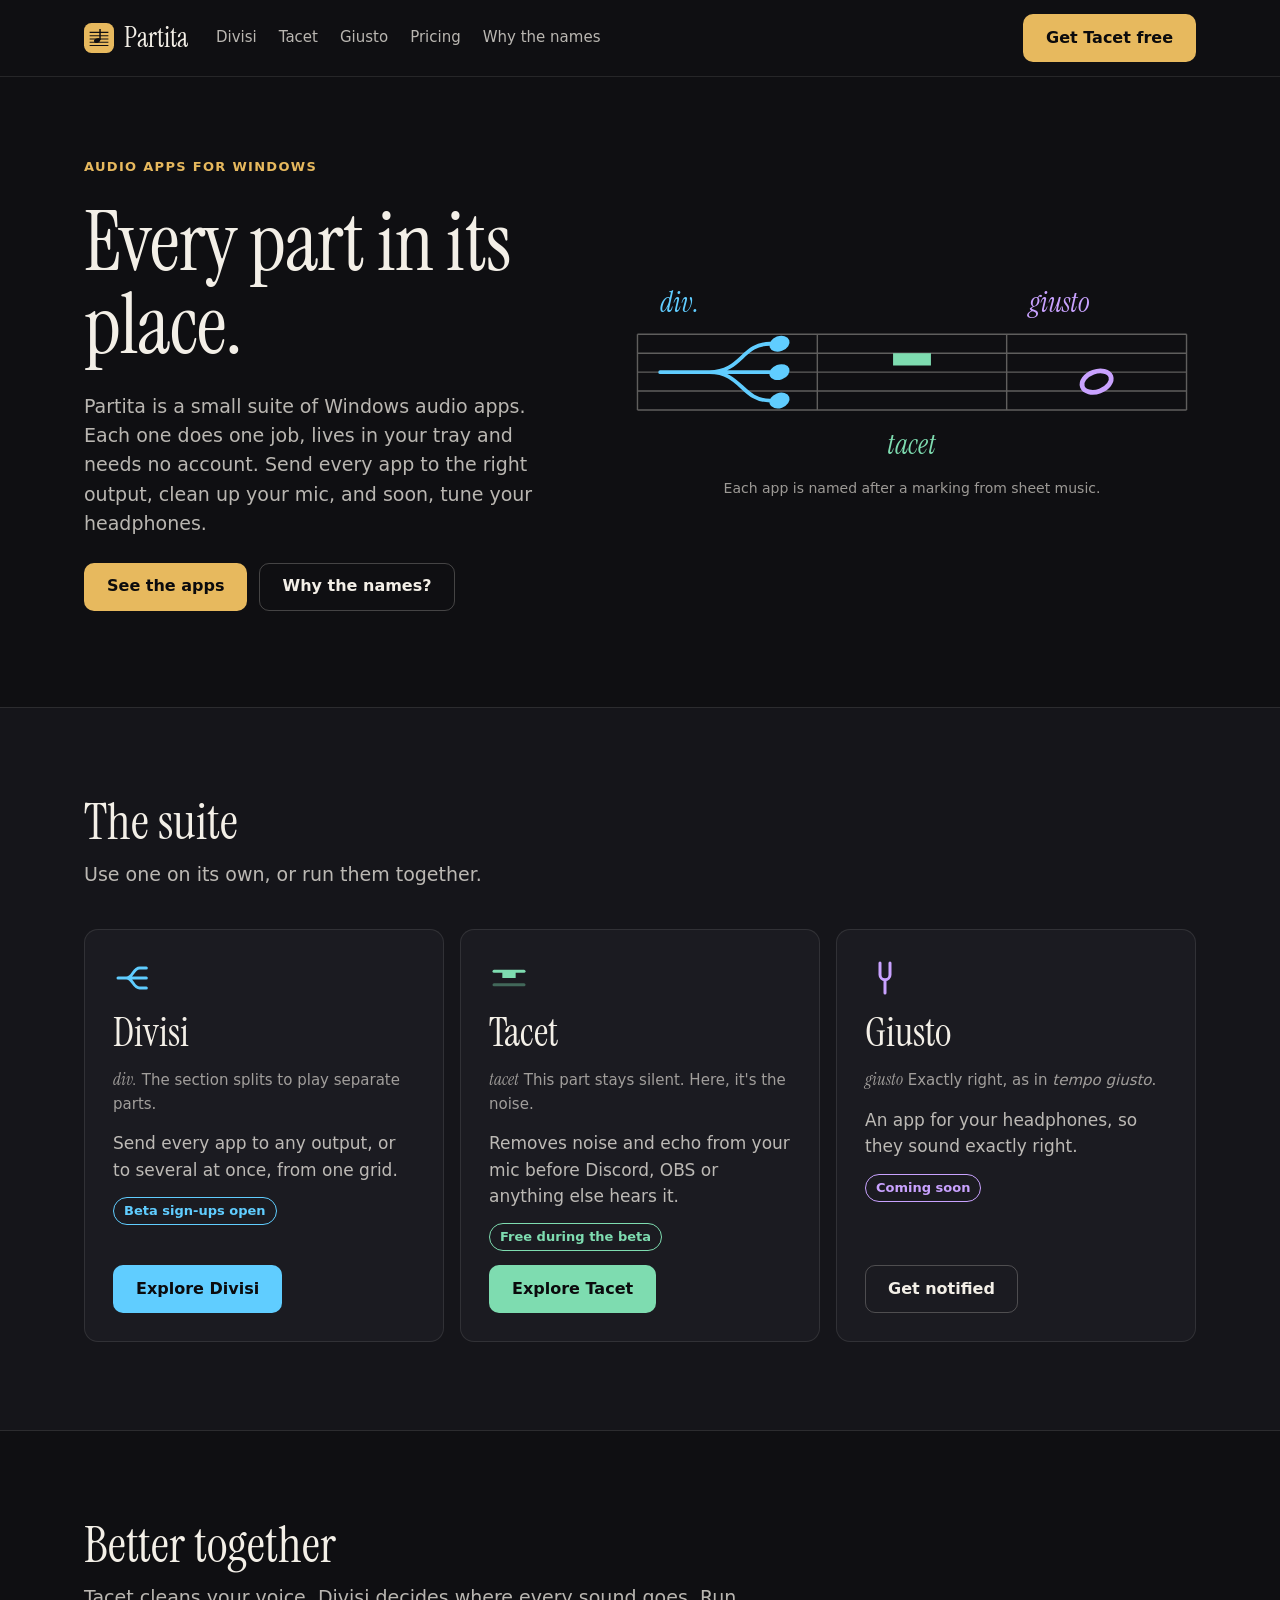
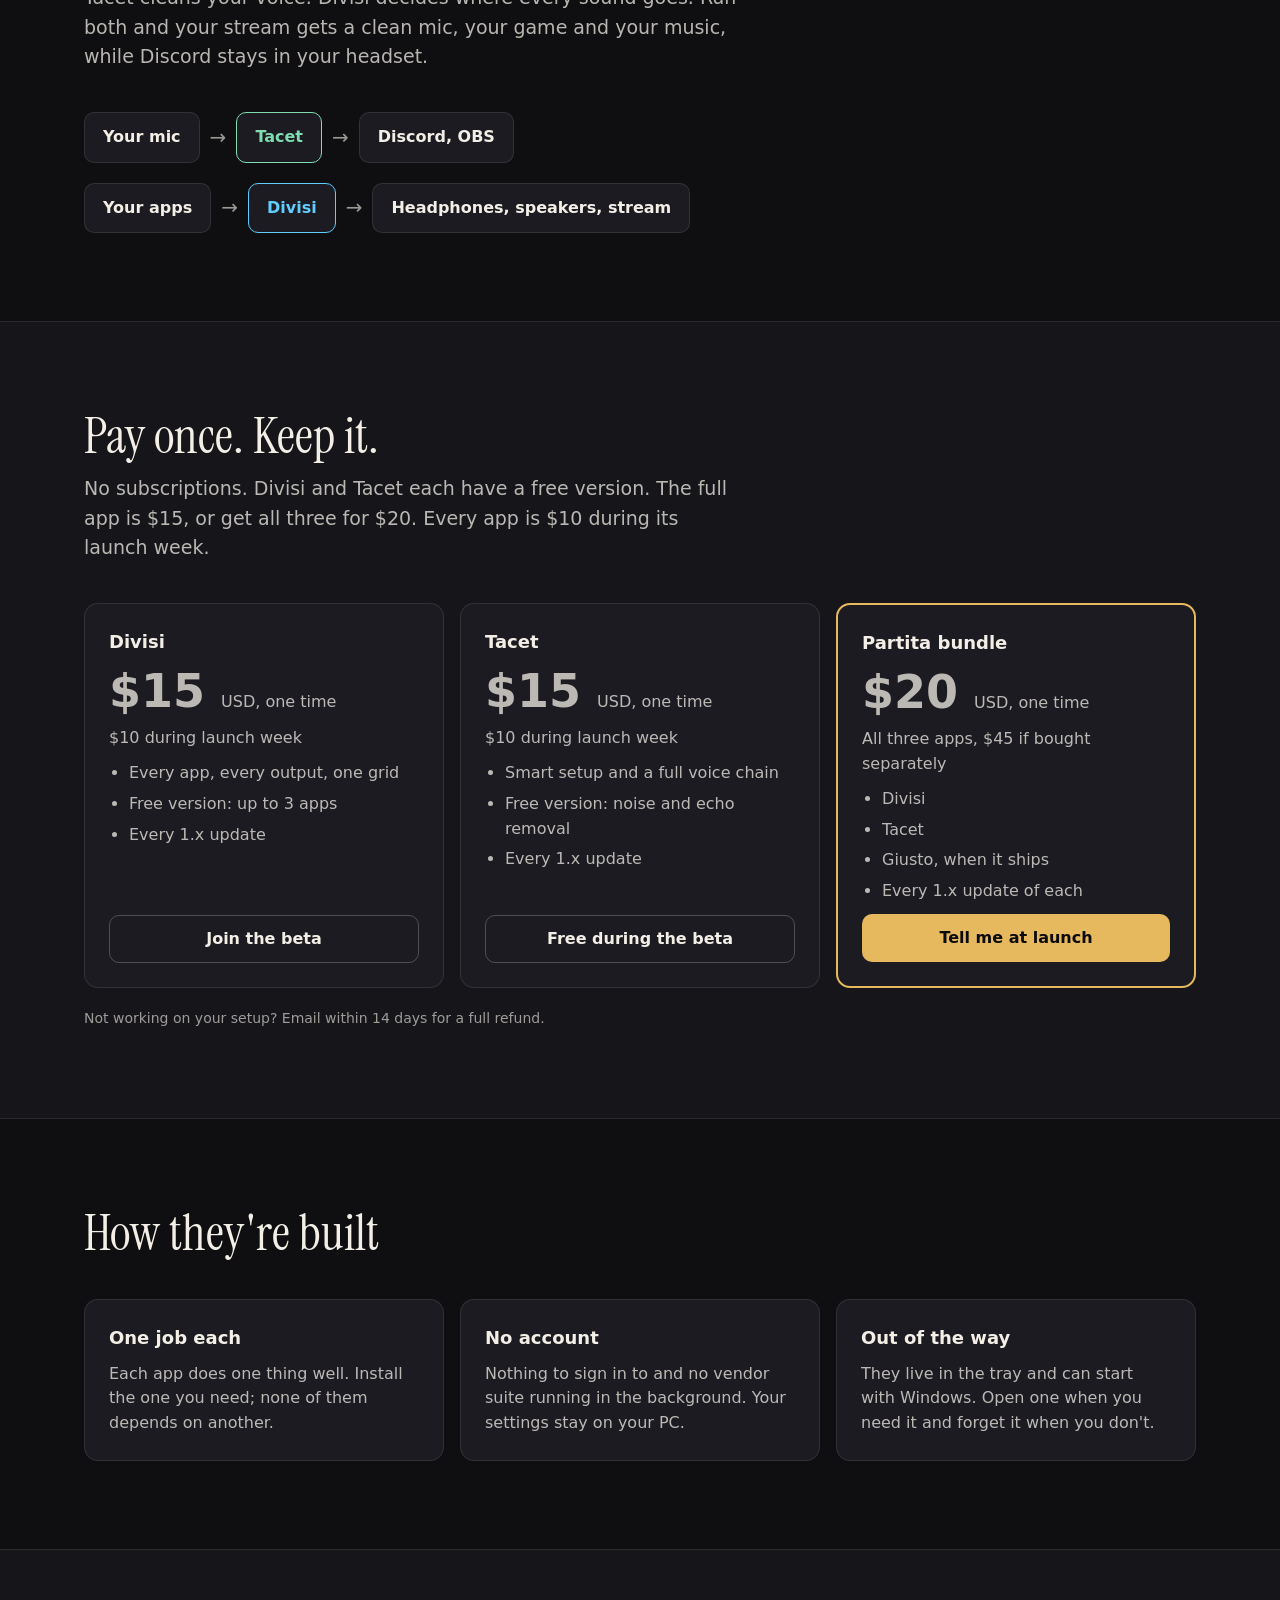
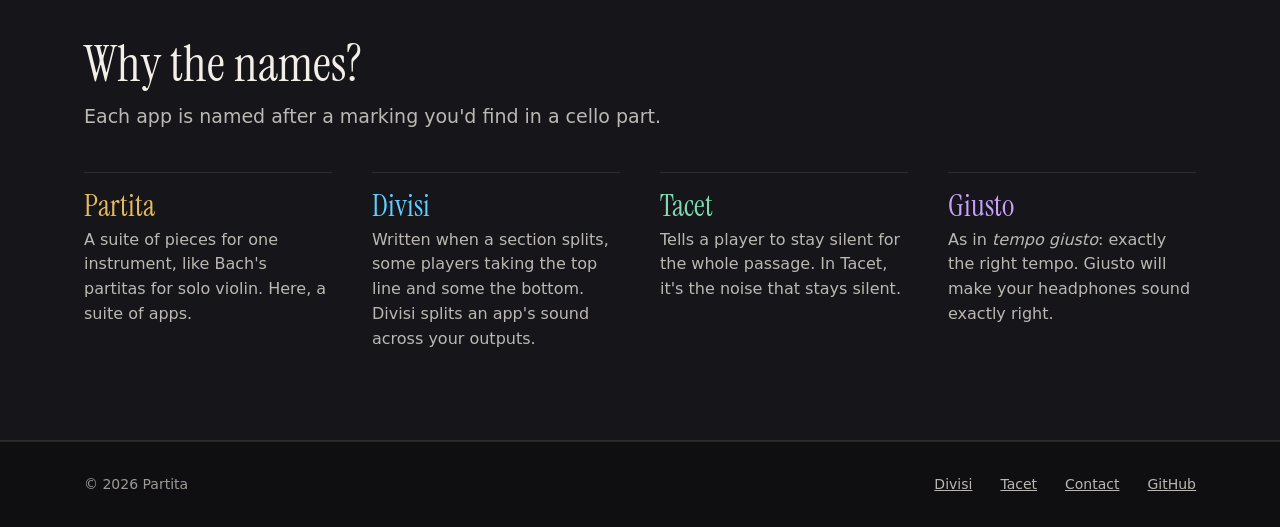
<file: index.html>
<!doctype html>
<html lang="en">
<head>
<meta charset="utf-8">
<meta name="viewport" content="width=device-width, initial-scale=1">
<title>Partita: audio apps for Windows</title>
<meta name="description" content="Partita is a small suite of Windows audio apps. Divisi routes every app to any output, Tacet cleans up your mic, and Giusto is coming soon for headphones.">
<link rel="icon" href="favicon.svg" type="image/svg+xml">
<link rel="preconnect" href="https://fonts.googleapis.com">
<link rel="preconnect" href="https://fonts.gstatic.com" crossorigin>
<link rel="stylesheet" href="https://fonts.googleapis.com/css2?family=Instrument+Serif:ital@0;1&display=swap">
<link rel="stylesheet" href="style.css">
</head>
<body>

<header class="site-header">
  <nav class="wrap" aria-label="Main">
    <a class="brand" href="./" aria-current="page"><img src="favicon.svg" width="30" height="30" alt="">Partita</a>
    <div class="nav-links">
      <a href="divisi/">Divisi</a>
      <a href="tacet/">Tacet</a>
      <a href="#giusto">Giusto</a>
      <a href="#pricing">Pricing</a>
      <a href="#names">Why the names</a>
    </div>
    <a class="btn btn-primary" href="tacet/#download">Get Tacet free</a>
  </nav>
</header>

<main>
  <div class="wrap hero">
    <div class="stack">
      <p class="eyebrow">Audio apps for Windows</p>
      <h1>Every part in its place.</h1>
      <p class="lead">Partita is a small suite of Windows audio apps. Each one does one job, lives in your tray and needs no account. Send every app to the right output, clean up your mic, and soon, tune your headphones.</p>
      <div class="actions">
        <a class="btn btn-primary" href="#apps">See the apps</a>
        <a class="btn btn-ghost" href="#names">Why the names?</a>
      </div>
    </div>
    <div class="hero-art">
      <svg class="score" viewBox="0 0 600 210" role="img" aria-label="A bar of sheet music with the three markings the apps are named after: div., tacet and giusto.">
        <path class="staff-lines" d="M10 70H590M10 90H590M10 110H590M10 130H590M10 150H590M10 70V150M200 70V150M400 70V150M590 70V150" fill="none"/>
        <g style="color: var(--divisi)">
          <text x="34" y="46">div.</text>
          <path d="M34 110H86C120 110 120 80 150 80M86 110H150M86 110C120 110 120 140 150 140" fill="none" stroke="currentColor" stroke-width="4" stroke-linecap="round"/>
          <ellipse cx="160" cy="80" rx="11" ry="8" transform="rotate(-20 160 80)" fill="currentColor"/>
          <ellipse cx="160" cy="110" rx="11" ry="8" transform="rotate(-20 160 110)" fill="currentColor"/>
          <ellipse cx="160" cy="140" rx="11" ry="8" transform="rotate(-20 160 140)" fill="currentColor"/>
        </g>
        <g style="color: var(--tacet)">
          <rect x="280" y="90" width="40" height="13" fill="currentColor"/>
          <text x="300" y="196" text-anchor="middle">tacet</text>
        </g>
        <g style="color: var(--giusto)">
          <text x="424" y="46">giusto</text>
          <ellipse cx="495" cy="120" rx="16" ry="10.5" fill="none" stroke="currentColor" stroke-width="5" transform="rotate(-20 495 120)"/>
        </g>
      </svg>
      <p class="small" style="text-align: center">Each app is named after a marking from sheet music.</p>
    </div>
  </div>

  <section id="apps" class="alt">
    <div class="wrap">
      <div class="section-head">
        <h2>The suite</h2>
        <p>Use one on its own, or run them together.</p>
      </div>
      <div class="grid">
        <article class="card product" style="--c: var(--divisi)">
          <svg class="icon" viewBox="0 0 24 24" aria-hidden="true" fill="none" stroke="currentColor" stroke-width="1.8" stroke-linecap="round"><path d="M3 12h5c4 0 4-6 8-6h4M8 12h12M8 12c4 0 4 6 8 6h4"/></svg>
          <h3>Divisi</h3>
          <p class="meaning"><em>div.</em> The section splits to play separate parts.</p>
          <p class="pitch">Send every app to any output, or to several at once, from one grid.</p>
          <span class="pill">Beta sign-ups open</span>
          <a class="btn" href="divisi/">Explore Divisi</a>
        </article>
        <article class="card product" style="--c: var(--tacet)">
          <svg class="icon" viewBox="0 0 24 24" aria-hidden="true" fill="none" stroke="currentColor" stroke-width="1.8" stroke-linecap="round"><path d="M3 8h18"/><rect x="8" y="8" width="8" height="4" fill="currentColor" stroke="none"/><path d="M3 16h18" opacity="0.4"/></svg>
          <h3>Tacet</h3>
          <p class="meaning"><em>tacet</em> This part stays silent. Here, it's the noise.</p>
          <p class="pitch">Removes noise and echo from your mic before Discord, OBS or anything else hears it.</p>
          <span class="pill">Free during the beta</span>
          <a class="btn" href="tacet/">Explore Tacet</a>
        </article>
        <article id="giusto" class="card product" style="--c: var(--giusto)">
          <svg class="icon" viewBox="0 0 24 24" aria-hidden="true" fill="none" stroke="currentColor" stroke-width="1.8" stroke-linecap="round"><path d="M9 3v7a3 3 0 0 0 6 0V3M12 13v8"/></svg>
          <h3>Giusto</h3>
          <p class="meaning"><em>giusto</em> Exactly right, as in <i>tempo giusto</i>.</p>
          <p class="pitch">An app for your headphones, so they sound exactly right.</p>
          <span class="pill">Coming soon</span>
          <a class="btn btn-ghost" href="mailto:contact@example.com?subject=Tell%20me%20when%20Giusto%20is%20out">Get notified</a>
        </article>
      </div>
    </div>
  </section>

  <section>
    <div class="wrap">
      <div class="section-head">
        <h2>Better together</h2>
        <p>Tacet cleans your voice. Divisi decides where every sound goes. Run both and your stream gets a clean mic, your game and your music, while Discord stays in your headset.</p>
      </div>
      <div class="stack">
        <div class="flow" role="img" aria-label="Your mic goes through Tacet, then to Discord and OBS.">
          <span aria-hidden="true">Your mic</span><span class="arrow" aria-hidden="true">→</span>
          <span class="hl" style="--hl: var(--tacet)" aria-hidden="true">Tacet</span><span class="arrow" aria-hidden="true">→</span>
          <span aria-hidden="true">Discord, OBS</span>
        </div>
        <div class="flow" role="img" aria-label="Your apps go through Divisi, then to your headphones, speakers and stream.">
          <span aria-hidden="true">Your apps</span><span class="arrow" aria-hidden="true">→</span>
          <span class="hl" style="--hl: var(--divisi)" aria-hidden="true">Divisi</span><span class="arrow" aria-hidden="true">→</span>
          <span aria-hidden="true">Headphones, speakers, stream</span>
        </div>
      </div>
    </div>
  </section>

  <section id="pricing" class="alt">
    <div class="wrap">
      <div class="section-head">
        <h2>Pay once. Keep it.</h2>
        <p>No subscriptions. Divisi and Tacet each have a free version. The full app is $15, or get all three for $20. Every app is $10 during its launch week.</p>
      </div>
      <div class="grid">
        <div class="card" style="--accent: var(--divisi)">
          <h3>Divisi</h3>
          <p class="price">$15 <small>USD, one time</small></p>
          <p class="launch">$10 during launch week</p>
          <ul><li>Every app, every output, one grid</li><li>Free version: up to 3 apps</li><li>Every 1.x update</li></ul>
          <a class="btn btn-ghost" href="divisi/#beta">Join the beta</a>
        </div>
        <div class="card" style="--accent: var(--tacet)">
          <h3>Tacet</h3>
          <p class="price">$15 <small>USD, one time</small></p>
          <p class="launch">$10 during launch week</p>
          <ul><li>Smart setup and a full voice chain</li><li>Free version: noise and echo removal</li><li>Every 1.x update</li></ul>
          <a class="btn btn-ghost" href="tacet/#download">Free during the beta</a>
        </div>
        <div class="card featured">
          <h3>Partita bundle</h3>
          <p class="price">$20 <small>USD, one time</small></p>
          <p class="launch">All three apps, $45 if bought separately</p>
          <ul><li>Divisi</li><li>Tacet</li><li>Giusto, when it ships</li><li>Every 1.x update of each</li></ul>
          <a class="btn btn-primary" href="mailto:contact@example.com?subject=Partita%20bundle">Tell me at launch</a>
        </div>
      </div>
      <p class="small" style="margin-top: 20px">Not working on your setup? Email within 14 days for a full refund.</p>
    </div>
  </section>

  <section>
    <div class="wrap">
      <div class="section-head">
        <h2>How they're built</h2>
      </div>
      <div class="grid">
        <div class="card">
          <h3>One job each</h3>
          <p>Each app does one thing well. Install the one you need; none of them depends on another.</p>
        </div>
        <div class="card">
          <h3>No account</h3>
          <p>Nothing to sign in to and no vendor suite running in the background. Your settings stay on your PC.</p>
        </div>
        <div class="card">
          <h3>Out of the way</h3>
          <p>They live in the tray and can start with Windows. Open one when you need it and forget it when you don't.</p>
        </div>
      </div>
    </div>
  </section>

  <section id="names" class="alt">
    <div class="wrap">
      <div class="section-head">
        <h2>Why the names?</h2>
        <p>Each app is named after a marking you'd find in a cello part.</p>
      </div>
      <dl class="names">
        <div><dt style="color: var(--gold)">Partita</dt><dd>A suite of pieces for one instrument, like Bach's partitas for solo violin. Here, a suite of apps.</dd></div>
        <div><dt style="color: var(--divisi)">Divisi</dt><dd>Written when a section splits, some players taking the top line and some the bottom. Divisi splits an app's sound across your outputs.</dd></div>
        <div><dt style="color: var(--tacet)">Tacet</dt><dd>Tells a player to stay silent for the whole passage. In Tacet, it's the noise that stays silent.</dd></div>
        <div><dt style="color: var(--giusto)">Giusto</dt><dd>As in <i>tempo giusto</i>: exactly the right tempo. Giusto will make your headphones sound exactly right.</dd></div>
      </dl>
    </div>
  </section>
</main>

<footer class="site-footer">
  <div class="wrap">
    <span>© 2026 Partita</span>
    <a href="divisi/">Divisi</a>
    <a href="tacet/">Tacet</a>
    <a href="mailto:contact@example.com">Contact</a>
    <a href="https://github.com/TooCoolCello">GitHub</a>
  </div>
</footer>

</body>
</html>
</file>
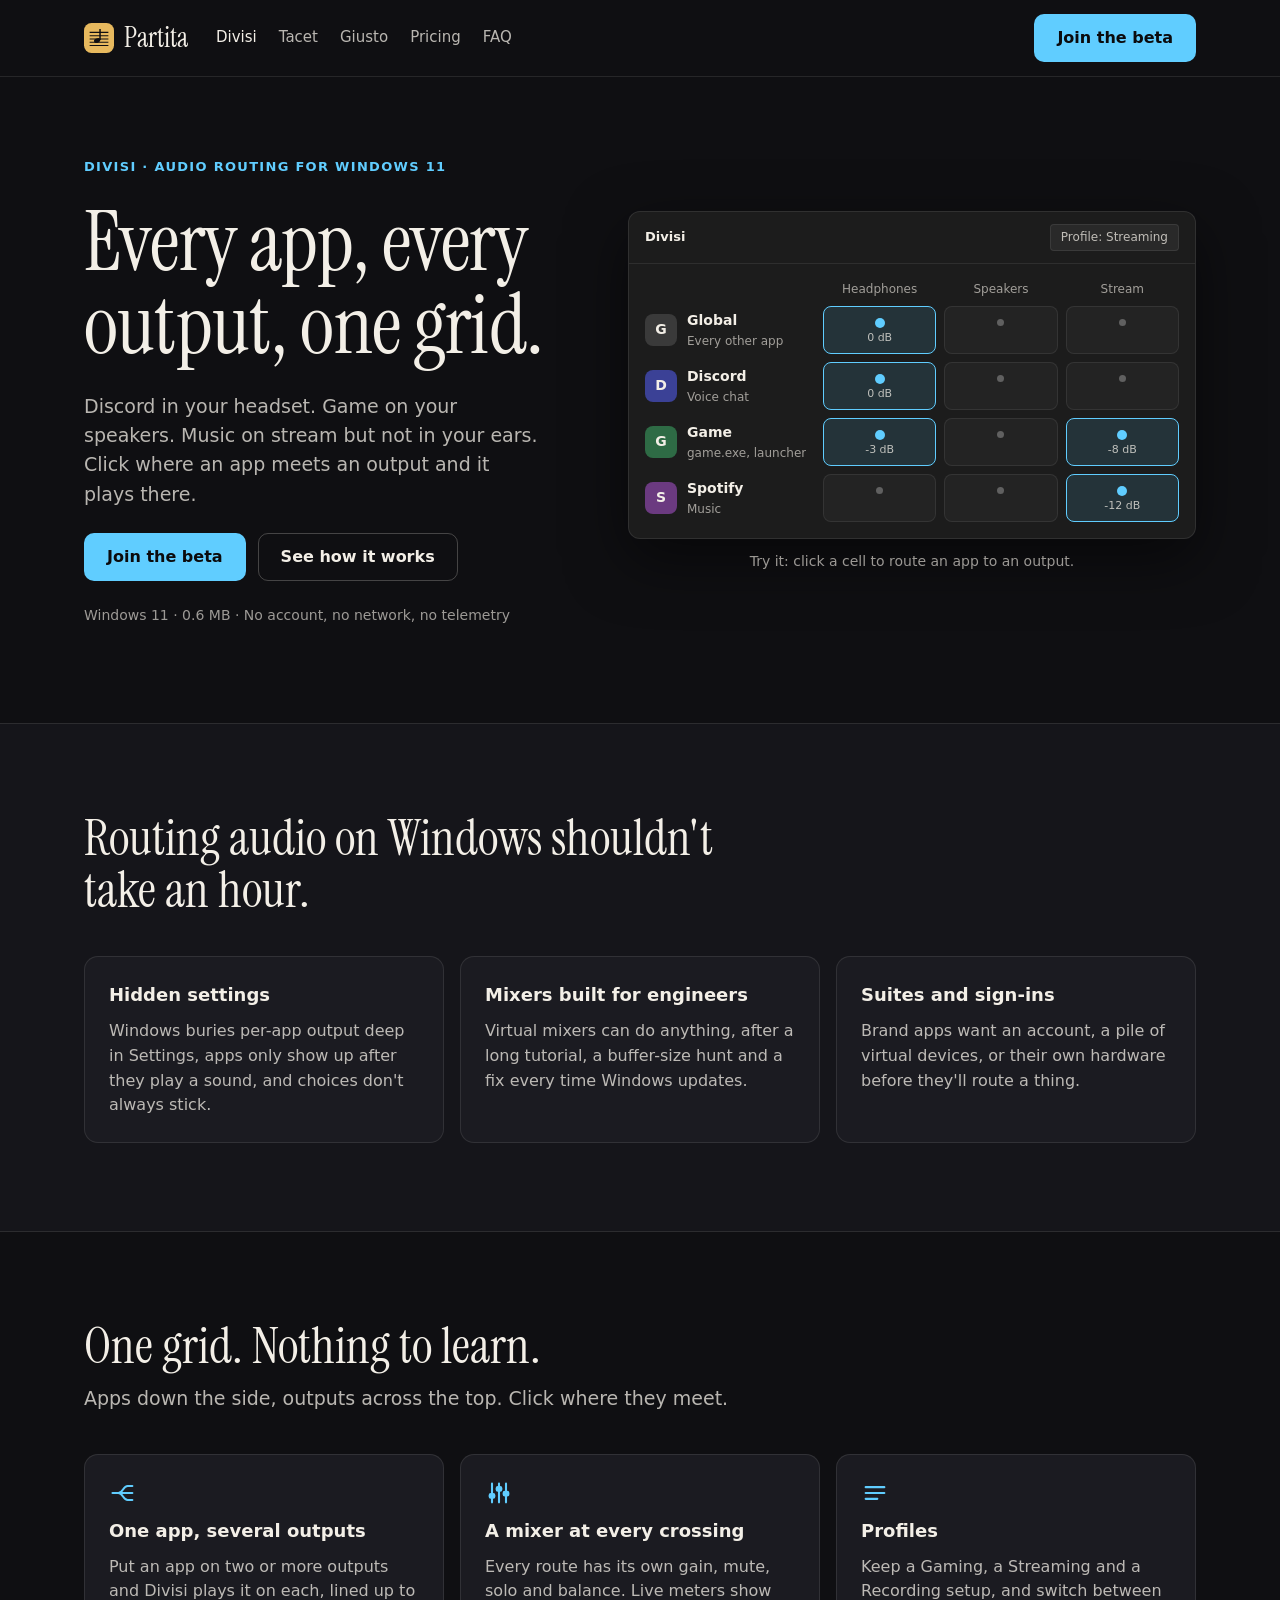
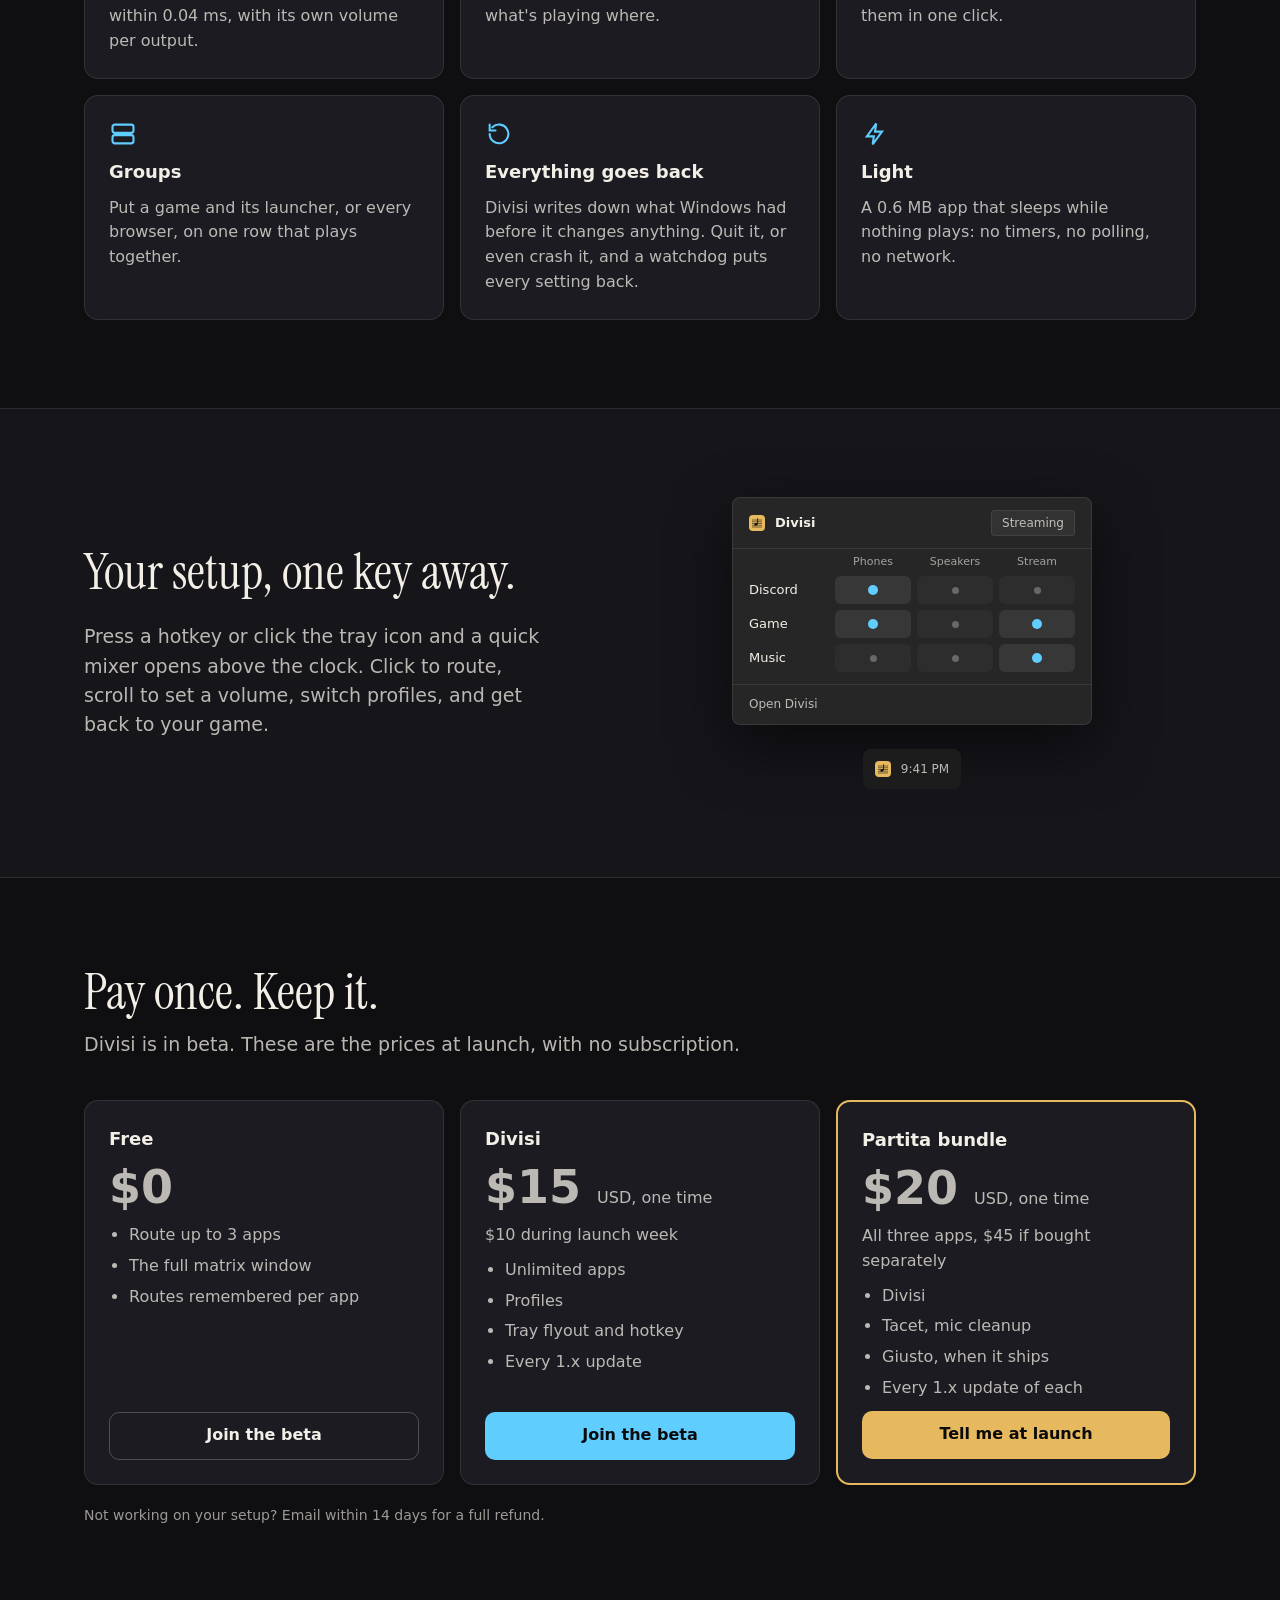
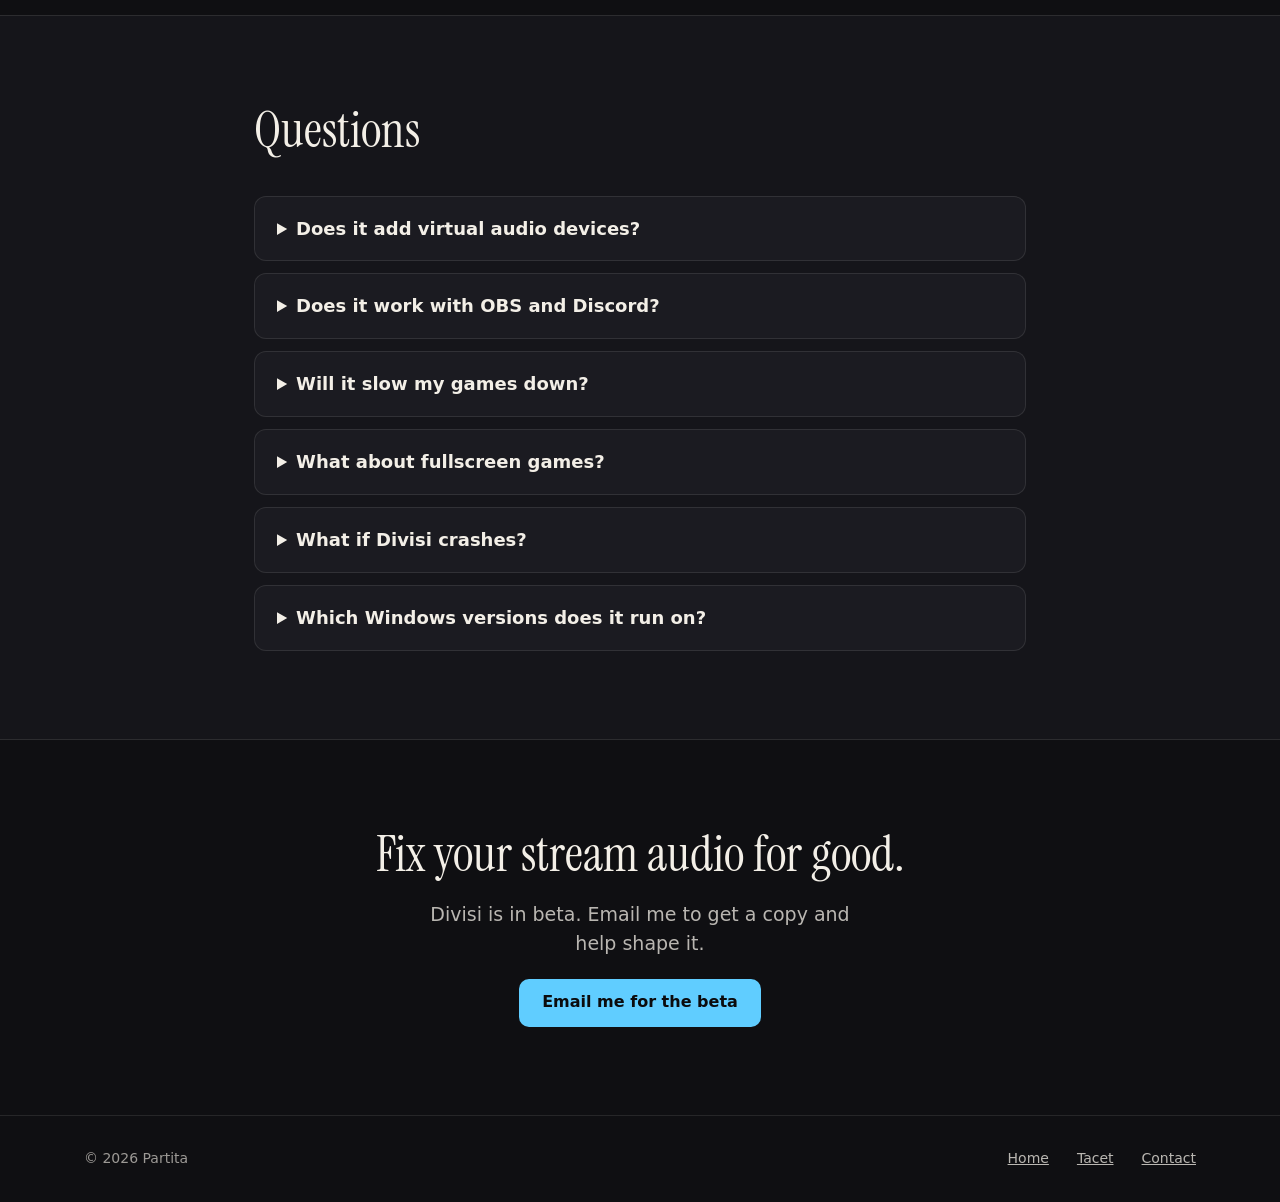
<file: divisi/index.html>
<!doctype html>
<html lang="en">
<head>
<meta charset="utf-8">
<meta name="viewport" content="width=device-width, initial-scale=1">
<title>Divisi: every app, every output, one grid</title>
<meta name="description" content="Divisi routes every Windows app to any output, or to several at once, from one grid. No account, no network, 0.6 MB.">
<link rel="icon" href="../favicon.svg" type="image/svg+xml">
<link rel="preconnect" href="https://fonts.googleapis.com">
<link rel="preconnect" href="https://fonts.gstatic.com" crossorigin>
<link rel="stylesheet" href="https://fonts.googleapis.com/css2?family=Instrument+Serif:ital@0;1&display=swap">
<link rel="stylesheet" href="../style.css">
</head>
<body class="page-divisi">

<header class="site-header">
  <nav class="wrap" aria-label="Main">
    <a class="brand" href="../"><img src="../favicon.svg" width="30" height="30" alt="">Partita</a>
    <div class="nav-links">
      <a href="./" aria-current="page">Divisi</a>
      <a href="../tacet/">Tacet</a>
      <a href="../#giusto">Giusto</a>
      <a href="#pricing">Pricing</a>
      <a href="#faq">FAQ</a>
    </div>
    <a class="btn btn-primary" href="#beta">Join the beta</a>
  </nav>
</header>

<main>
  <div class="wrap hero">
    <div class="stack">
      <p class="eyebrow">Divisi · Audio routing for Windows 11</p>
      <h1>Every app, every output, one grid.</h1>
      <p class="lead">Discord in your headset. Game on your speakers. Music on stream but not in your ears. Click where an app meets an output and it plays there.</p>
      <div class="actions">
        <a class="btn btn-primary" href="#beta">Join the beta</a>
        <a class="btn btn-ghost" href="#features">See how it works</a>
      </div>
      <p class="small">Windows 11 · 0.6 MB · No account, no network, no telemetry</p>
    </div>

    <div class="hero-art">
      <div class="window">
        <div class="window-bar"><b>Divisi</b><span class="grow"></span><span class="chip">Profile: Streaming</span></div>
        <div class="matrix">
          <div class="matrix-grid">
            <span></span><span class="out">Headphones</span><span class="out">Speakers</span><span class="out">Stream</span>

            <div class="app"><span class="tile" style="background:#3a3a3a" aria-hidden="true">G</span><span><b>Global</b><small>Every other app</small></span></div>
            <button class="cell" aria-pressed="true" aria-label="Global to Headphones"><span class="dot"></span><span class="gain">0 dB</span></button>
            <button class="cell" aria-pressed="false" aria-label="Global to Speakers"><span class="dot"></span><span class="gain">0 dB</span></button>
            <button class="cell" aria-pressed="false" aria-label="Global to Stream"><span class="dot"></span><span class="gain">0 dB</span></button>

            <div class="app"><span class="tile" style="background:#3b4196" aria-hidden="true">D</span><span><b>Discord</b><small>Voice chat</small></span></div>
            <button class="cell" aria-pressed="true" aria-label="Discord to Headphones"><span class="dot"></span><span class="gain">0 dB</span></button>
            <button class="cell" aria-pressed="false" aria-label="Discord to Speakers"><span class="dot"></span><span class="gain">0 dB</span></button>
            <button class="cell" aria-pressed="false" aria-label="Discord to Stream"><span class="dot"></span><span class="gain">0 dB</span></button>

            <div class="app"><span class="tile" style="background:#2e6b45" aria-hidden="true">G</span><span><b>Game</b><small>game.exe, launcher</small></span></div>
            <button class="cell" aria-pressed="true" aria-label="Game to Headphones"><span class="dot"></span><span class="gain">-3 dB</span></button>
            <button class="cell" aria-pressed="false" aria-label="Game to Speakers"><span class="dot"></span><span class="gain">-3 dB</span></button>
            <button class="cell" aria-pressed="true" aria-label="Game to Stream"><span class="dot"></span><span class="gain">-8 dB</span></button>

            <div class="app"><span class="tile" style="background:#6b3a80" aria-hidden="true">S</span><span><b>Spotify</b><small>Music</small></span></div>
            <button class="cell" aria-pressed="false" aria-label="Spotify to Headphones"><span class="dot"></span><span class="gain">-12 dB</span></button>
            <button class="cell" aria-pressed="false" aria-label="Spotify to Speakers"><span class="dot"></span><span class="gain">-12 dB</span></button>
            <button class="cell" aria-pressed="true" aria-label="Spotify to Stream"><span class="dot"></span><span class="gain">-12 dB</span></button>
          </div>
        </div>
      </div>
      <p class="small" style="text-align: center">Try it: click a cell to route an app to an output.</p>
    </div>
  </div>

  <section class="alt" aria-labelledby="problem">
    <div class="wrap">
      <div class="section-head"><h2 id="problem">Routing audio on Windows shouldn't take an hour.</h2></div>
      <div class="grid">
        <div class="card"><h3>Hidden settings</h3><p>Windows buries per-app output deep in Settings, apps only show up after they play a sound, and choices don't always stick.</p></div>
        <div class="card"><h3>Mixers built for engineers</h3><p>Virtual mixers can do anything, after a long tutorial, a buffer-size hunt and a fix every time Windows updates.</p></div>
        <div class="card"><h3>Suites and sign-ins</h3><p>Brand apps want an account, a pile of virtual devices, or their own hardware before they'll route a thing.</p></div>
      </div>
    </div>
  </section>

  <section id="features">
    <div class="wrap">
      <div class="section-head">
        <h2>One grid. Nothing to learn.</h2>
        <p>Apps down the side, outputs across the top. Click where they meet.</p>
      </div>
      <div class="grid">
        <div class="card">
          <svg class="icon" viewBox="0 0 24 24" aria-hidden="true" fill="none" stroke="currentColor" stroke-width="1.8" stroke-linecap="round"><path d="M3 12h5c4 0 4-6 8-6h4M8 12h12M8 12c4 0 4 6 8 6h4"/></svg>
          <h3>One app, several outputs</h3>
          <p>Put an app on two or more outputs and Divisi plays it on each, lined up to within 0.04 ms, with its own volume per output.</p>
        </div>
        <div class="card">
          <svg class="icon" viewBox="0 0 24 24" aria-hidden="true" fill="none" stroke="currentColor" stroke-width="1.8" stroke-linecap="round"><path d="M6 4v16M12 4v16M18 4v16"/><rect x="4" y="13" width="4" height="3" rx="1" fill="currentColor"/><rect x="10" y="7" width="4" height="3" rx="1" fill="currentColor"/><rect x="16" y="11" width="4" height="3" rx="1" fill="currentColor"/></svg>
          <h3>A mixer at every crossing</h3>
          <p>Every route has its own gain, mute, solo and balance. Live meters show what's playing where.</p>
        </div>
        <div class="card">
          <svg class="icon" viewBox="0 0 24 24" aria-hidden="true" fill="none" stroke="currentColor" stroke-width="1.8" stroke-linecap="round"><path d="M4 7h16M4 12h16M4 17h10"/></svg>
          <h3>Profiles</h3>
          <p>Keep a Gaming, a Streaming and a Recording setup, and switch between them in one click.</p>
        </div>
        <div class="card">
          <svg class="icon" viewBox="0 0 24 24" aria-hidden="true" fill="none" stroke="currentColor" stroke-width="1.8" stroke-linecap="round"><rect x="3" y="4" width="18" height="7" rx="2"/><rect x="3" y="13" width="18" height="7" rx="2"/></svg>
          <h3>Groups</h3>
          <p>Put a game and its launcher, or every browser, on one row that plays together.</p>
        </div>
        <div class="card">
          <svg class="icon" viewBox="0 0 24 24" aria-hidden="true" fill="none" stroke="currentColor" stroke-width="1.8" stroke-linecap="round"><path d="M4 12a8 8 0 1 0 2.3-5.7M4 4v5h5"/></svg>
          <h3>Everything goes back</h3>
          <p>Divisi writes down what Windows had before it changes anything. Quit it, or even crash it, and a watchdog puts every setting back.</p>
        </div>
        <div class="card">
          <svg class="icon" viewBox="0 0 24 24" aria-hidden="true" fill="none" stroke="currentColor" stroke-width="1.8" stroke-linecap="round"><path d="M13 3 5 14h6l-1 7 8-11h-6z"/></svg>
          <h3>Light</h3>
          <p>A 0.6 MB app that sleeps while nothing plays: no timers, no polling, no network.</p>
        </div>
      </div>
    </div>
  </section>

  <section class="alt" aria-labelledby="flyout">
    <div class="wrap hero" style="padding-block: 0">
      <div class="stack">
        <h2 id="flyout">Your setup, one key away.</h2>
        <p class="lead">Press a hotkey or click the tray icon and a quick mixer opens above the clock. Click to route, scroll to set a volume, switch profiles, and get back to your game.</p>
      </div>
      <div class="hero-art" role="img" aria-label="The tray flyout: a small grid of Discord, Game and Music against Phones, Speakers and Stream, above the Windows taskbar clock.">
        <div class="window flyout" aria-hidden="true">
          <div class="window-bar"><img src="../favicon.svg" width="16" height="16" alt=""><b>Divisi</b><span class="grow"></span><span class="chip">Streaming</span></div>
          <div class="rows">
            <span></span><span class="out">Phones</span><span class="out">Speakers</span><span class="out">Stream</span>
            <span>Discord</span><span class="slot on"><span class="dot"></span></span><span class="slot"><span class="dot"></span></span><span class="slot"><span class="dot"></span></span>
            <span>Game</span><span class="slot on"><span class="dot"></span></span><span class="slot"><span class="dot"></span></span><span class="slot on"><span class="dot"></span></span>
            <span>Music</span><span class="slot"><span class="dot"></span></span><span class="slot"><span class="dot"></span></span><span class="slot on"><span class="dot"></span></span>
          </div>
          <div class="foot">Open Divisi</div>
        </div>
        <div class="taskbar" aria-hidden="true"><img src="../favicon.svg" width="16" height="16" alt="">9:41 PM</div>
      </div>
    </div>
  </section>

  <section id="pricing">
    <div class="wrap">
      <div class="section-head">
        <h2>Pay once. Keep it.</h2>
        <p>Divisi is in beta. These are the prices at launch, with no subscription.</p>
      </div>
      <div class="grid">
        <div class="card">
          <h3>Free</h3>
          <p class="price">$0</p>
          <ul><li>Route up to 3 apps</li><li>The full matrix window</li><li>Routes remembered per app</li></ul>
          <a class="btn btn-ghost" href="#beta">Join the beta</a>
        </div>
        <div class="card">
          <h3>Divisi</h3>
          <p class="price">$15 <small>USD, one time</small></p>
          <p class="launch">$10 during launch week</p>
          <ul><li>Unlimited apps</li><li>Profiles</li><li>Tray flyout and hotkey</li><li>Every 1.x update</li></ul>
          <a class="btn btn-primary" href="#beta">Join the beta</a>
        </div>
        <div class="card featured" style="--accent: var(--gold)">
          <h3>Partita bundle</h3>
          <p class="price">$20 <small>USD, one time</small></p>
          <p class="launch">All three apps, $45 if bought separately</p>
          <ul><li>Divisi</li><li>Tacet, mic cleanup</li><li>Giusto, when it ships</li><li>Every 1.x update of each</li></ul>
          <a class="btn btn-primary" href="mailto:contact@example.com?subject=Partita%20bundle">Tell me at launch</a>
        </div>
      </div>
      <p class="small" style="margin-top: 20px">Not working on your setup? Email within 14 days for a full refund.</p>
    </div>
  </section>

  <section id="faq" class="alt">
    <div class="wrap faq">
      <div class="section-head"><h2>Questions</h2></div>
      <details><summary>Does it add virtual audio devices?</summary><p>No. It works with the outputs you already have. For a separate stream mix, install a virtual cable such as VB-Cable and Divisi shows it as an output.</p></details>
      <details><summary>Does it work with OBS and Discord?</summary><p>Yes. Leave their output on Default and Divisi routes them like any other app. An app set to a specific device in its own settings plays there whatever Divisi does.</p></details>
      <details><summary>Will it slow my games down?</summary><p>An app on one output uses Windows' own routing, so it costs nothing. An app on several outputs goes through Divisi's engine, which uses about 1.6 ms of CPU per second and adds 4 to 20 ms of delay.</p></details>
      <details><summary>What about fullscreen games?</summary><p>Borderless and windowed games work as normal: the quick mixer opens over them. In exclusive fullscreen the hotkey does nothing, so your game isn't minimized.</p></details>
      <details><summary>What if Divisi crashes?</summary><p>A watchdog puts back everything Divisi changed. If both stop at once, say in a power cut, Divisi restores everything first the next time it starts.</p></details>
      <details><summary>Which Windows versions does it run on?</summary><p>Windows 11.</p></details>
    </div>
  </section>

  <section id="beta">
    <div class="wrap stack center" style="max-width: 720px">
      <h2>Fix your stream audio for good.</h2>
      <p class="lead">Divisi is in beta. Email me to get a copy and help shape it.</p>
      <a class="btn btn-primary" href="mailto:contact@example.com?subject=Divisi%20beta">Email me for the beta</a>
    </div>
  </section>
</main>

<footer class="site-footer">
  <div class="wrap">
    <span>© 2026 Partita</span>
    <a href="../">Home</a>
    <a href="../tacet/">Tacet</a>
    <a href="mailto:contact@example.com">Contact</a>
  </div>
</footer>

<script>
  // ponytail: demo only, the cells just toggle
  for (const cell of document.querySelectorAll('.cell')) {
    cell.addEventListener('click', () => cell.setAttribute('aria-pressed', cell.getAttribute('aria-pressed') !== 'true'));
  }
</script>
</body>
</html>
</file>
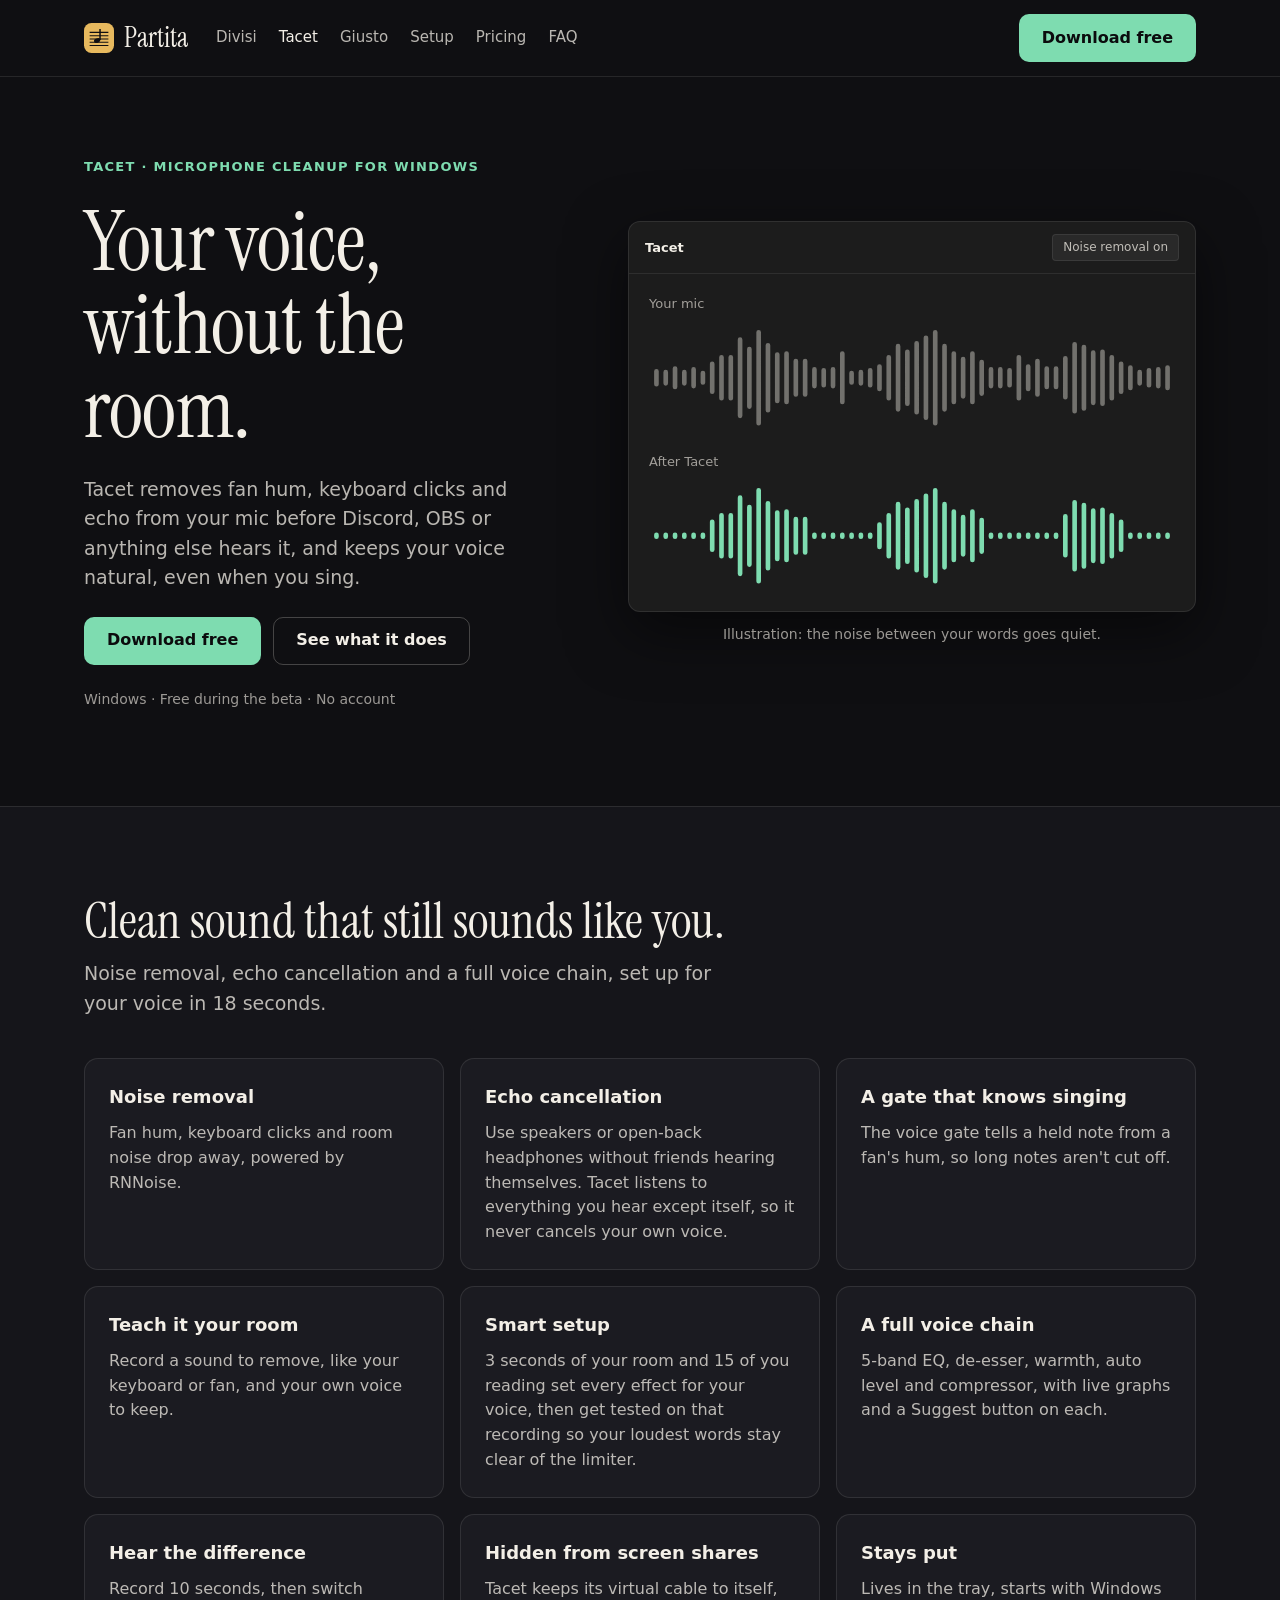
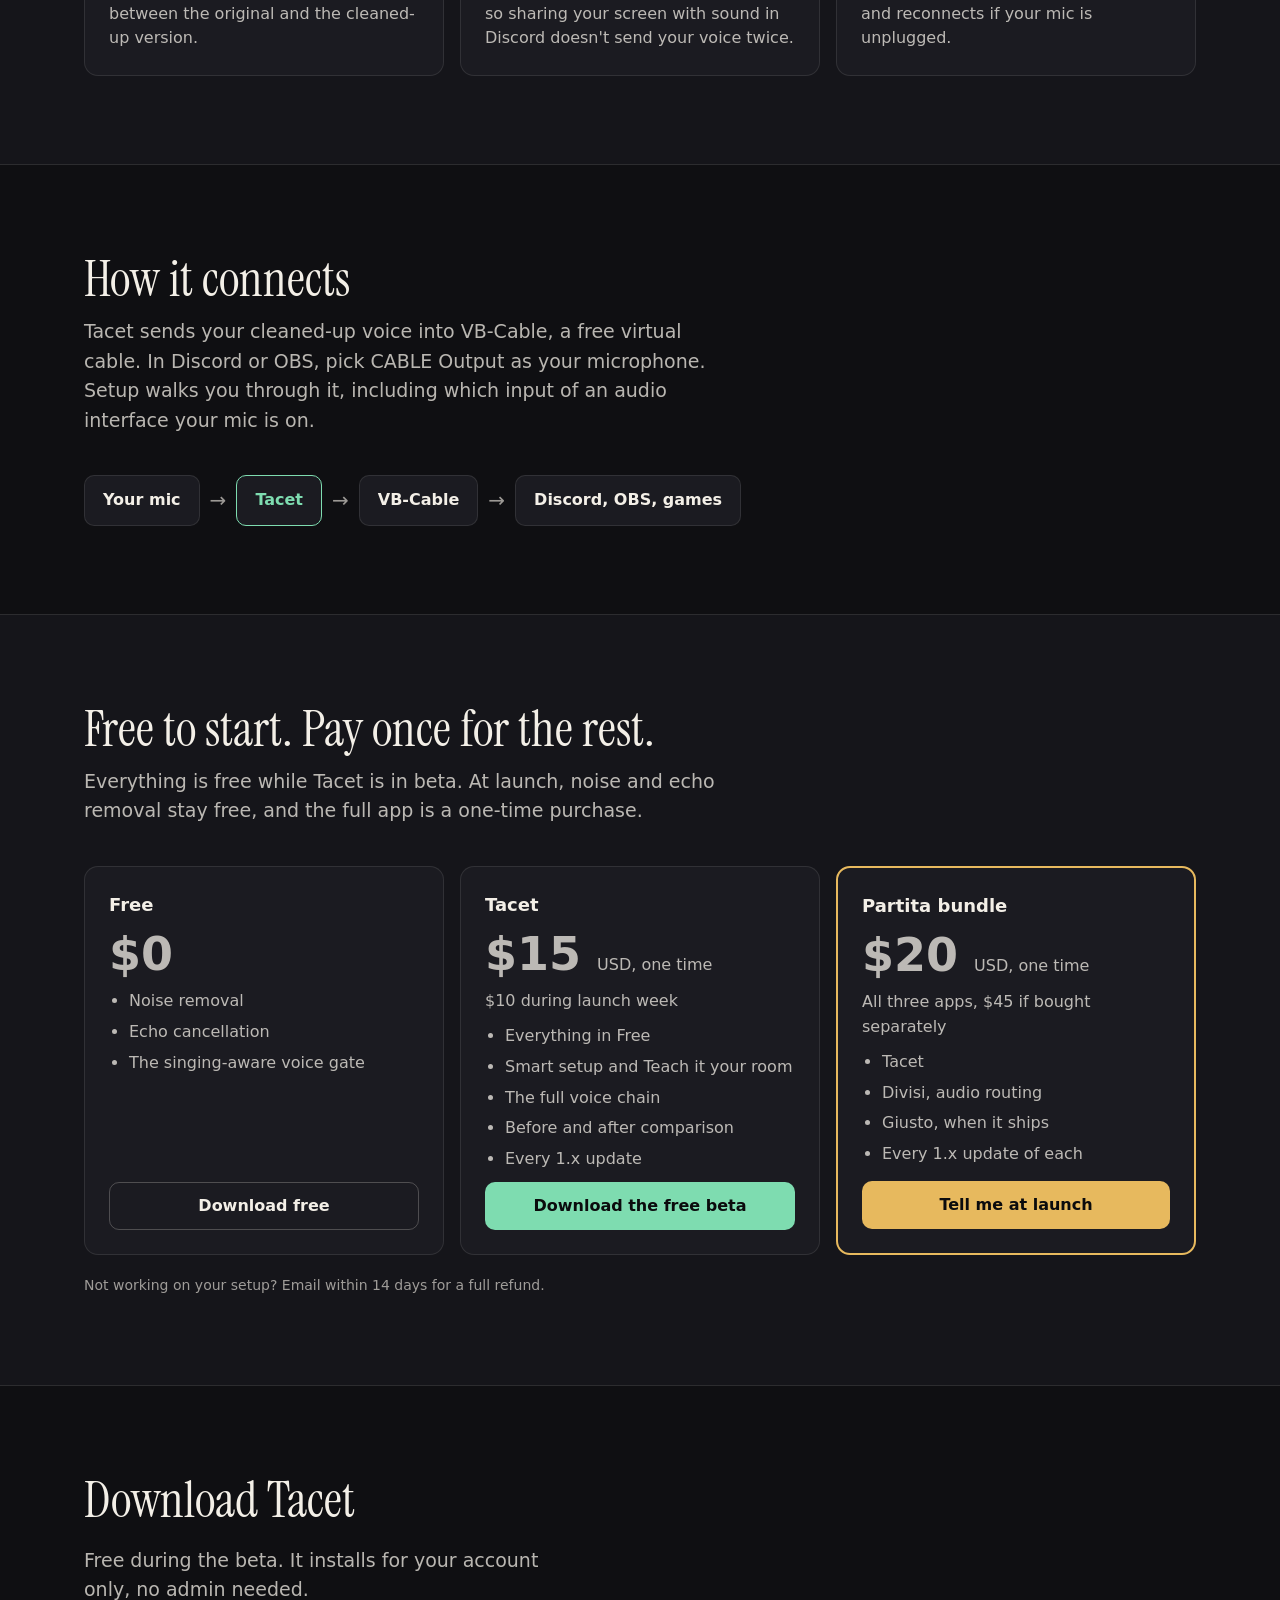
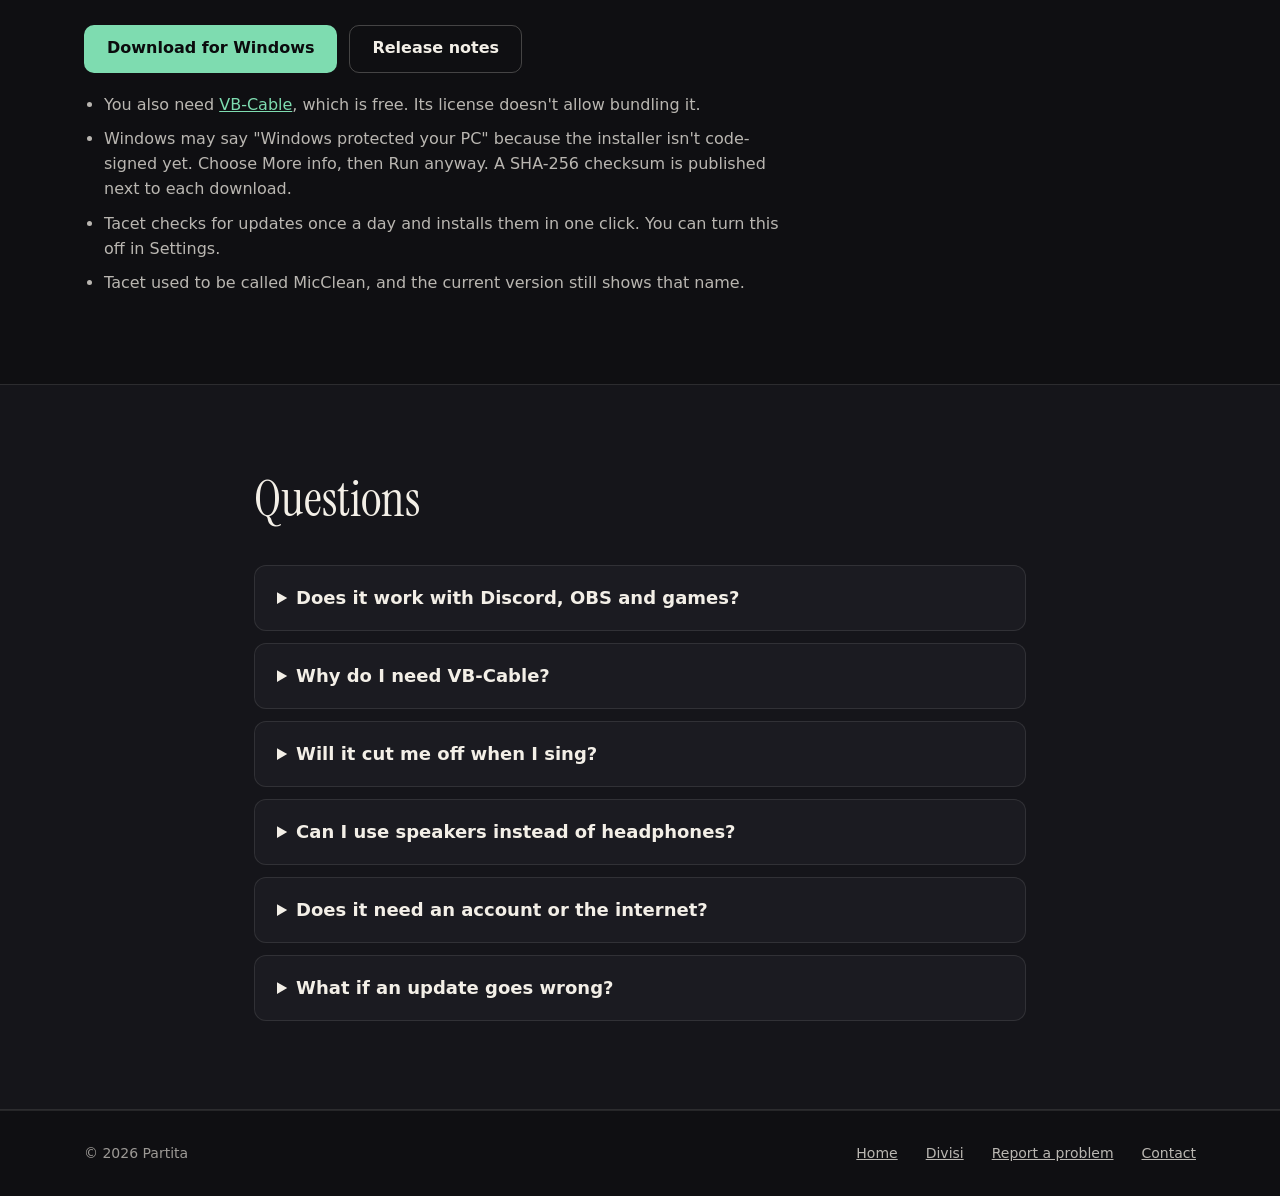
<file: tacet/index.html>
<!doctype html>
<html lang="en">
<head>
<meta charset="utf-8">
<meta name="viewport" content="width=device-width, initial-scale=1">
<title>Tacet: your voice, without the room</title>
<meta name="description" content="Tacet removes noise and echo from your mic before Discord, OBS or anything else hears it. Free for Windows.">
<link rel="icon" href="../favicon.svg" type="image/svg+xml">
<link rel="preconnect" href="https://fonts.googleapis.com">
<link rel="preconnect" href="https://fonts.gstatic.com" crossorigin>
<link rel="stylesheet" href="https://fonts.googleapis.com/css2?family=Instrument+Serif:ital@0;1&display=swap">
<link rel="stylesheet" href="../style.css">
</head>
<body class="page-tacet">

<header class="site-header">
  <nav class="wrap" aria-label="Main">
    <a class="brand" href="../"><img src="../favicon.svg" width="30" height="30" alt="">Partita</a>
    <div class="nav-links">
      <a href="../divisi/">Divisi</a>
      <a href="./" aria-current="page">Tacet</a>
      <a href="../#giusto">Giusto</a>
      <a href="#setup">Setup</a>
      <a href="#pricing">Pricing</a>
      <a href="#faq">FAQ</a>
    </div>
    <a class="btn btn-primary" href="#download">Download free</a>
  </nav>
</header>

<main>
  <div class="wrap hero">
    <div class="stack">
      <p class="eyebrow">Tacet · Microphone cleanup for Windows</p>
      <h1>Your voice, without the room.</h1>
      <p class="lead">Tacet removes fan hum, keyboard clicks and echo from your mic before Discord, OBS or anything else hears it, and keeps your voice natural, even when you sing.</p>
      <div class="actions">
        <a class="btn btn-primary" href="#download">Download free</a>
        <a class="btn btn-ghost" href="#features">See what it does</a>
      </div>
      <p class="small">Windows · Free during the beta · No account</p>
    </div>

    <div class="hero-art">
      <div class="window" role="img" aria-label="Two waveforms of the same recording. Your mic: speech with steady background noise and keyboard clicks between the words. After Tacet: the same speech with silence between the words.">
        <div class="window-bar" aria-hidden="true"><b>Tacet</b><span class="grow"></span><span class="chip">Noise removal on</span></div>
        <div class="wave" aria-hidden="true">
          <figure class="before">
            <figcaption>Your mic</figcaption>
            <svg viewBox="0 0 566 120"><path fill="none" stroke="currentColor" stroke-width="5" stroke-linecap="round" d="M8 53V67M18 54V66M28 50V70M38 54V66M48 51V69M58 55V65M68 45V75M78 38V82M88 38V82M98 19V101M108 29V91M118 11V109M128 25V95M138 35V85M148 34V86M158 42V78M168 42V78M178 51V69M188 52V68M198 51V69M208 34V86M218 55V65M228 54V66M238 52V68M248 48V72M258 38V82M268 26V94M278 32V88M288 23V97M298 17V103M308 11V109M318 26V94M328 34V86M338 40V80M348 34V86M358 43V77M368 51V69M378 51V69M388 52V68M398 38V82M408 48V72M418 42V78M428 50V70M438 50V70M448 39V81M458 24V96M468 27V93M478 33V87M488 32V88M498 38V82M508 45V75M518 49V71M528 54V66M538 52V68M548 51V69M558 49V71"/></svg>
          </figure>
          <figure class="after">
            <figcaption>After Tacet</figcaption>
            <svg viewBox="0 0 566 120"><path fill="none" stroke="currentColor" stroke-width="5" stroke-linecap="round" d="M8 59V61M18 59V61M28 59V61M38 59V61M48 59V61M58 59V61M68 45V75M78 38V82M88 38V82M98 19V101M108 29V91M118 11V109M128 25V95M138 35V85M148 34V86M158 42V78M168 42V78M178 59V61M188 59V61M198 59V61M208 59V61M218 59V61M228 59V61M238 59V61M248 48V72M258 38V82M268 26V94M278 32V88M288 23V97M298 17V103M308 11V109M318 26V94M328 34V86M338 40V80M348 34V86M358 43V77M368 59V61M378 59V61M388 59V61M398 59V61M408 59V61M418 59V61M428 59V61M438 59V61M448 39V81M458 24V96M468 27V93M478 33V87M488 32V88M498 38V82M508 45V75M518 59V61M528 59V61M538 59V61M548 59V61M558 59V61"/></svg>
          </figure>
        </div>
      </div>
      <p class="small" style="text-align: center">Illustration: the noise between your words goes quiet.</p>
    </div>
  </div>

  <section id="features" class="alt">
    <div class="wrap">
      <div class="section-head">
        <h2>Clean sound that still sounds like you.</h2>
        <p>Noise removal, echo cancellation and a full voice chain, set up for your voice in 18 seconds.</p>
      </div>
      <div class="grid">
        <div class="card"><h3>Noise removal</h3><p>Fan hum, keyboard clicks and room noise drop away, powered by RNNoise.</p></div>
        <div class="card"><h3>Echo cancellation</h3><p>Use speakers or open-back headphones without friends hearing themselves. Tacet listens to everything you hear except itself, so it never cancels your own voice.</p></div>
        <div class="card"><h3>A gate that knows singing</h3><p>The voice gate tells a held note from a fan's hum, so long notes aren't cut off.</p></div>
        <div class="card"><h3>Teach it your room</h3><p>Record a sound to remove, like your keyboard or fan, and your own voice to keep.</p></div>
        <div class="card"><h3>Smart setup</h3><p>3 seconds of your room and 15 of you reading set every effect for your voice, then get tested on that recording so your loudest words stay clear of the limiter.</p></div>
        <div class="card"><h3>A full voice chain</h3><p>5-band EQ, de-esser, warmth, auto level and compressor, with live graphs and a Suggest button on each.</p></div>
        <div class="card"><h3>Hear the difference</h3><p>Record 10 seconds, then switch between the original and the cleaned-up version.</p></div>
        <div class="card"><h3>Hidden from screen shares</h3><p>Tacet keeps its virtual cable to itself, so sharing your screen with sound in Discord doesn't send your voice twice.</p></div>
        <div class="card"><h3>Stays put</h3><p>Lives in the tray, starts with Windows and reconnects if your mic is unplugged.</p></div>
      </div>
    </div>
  </section>

  <section id="setup">
    <div class="wrap">
      <div class="section-head">
        <h2>How it connects</h2>
        <p>Tacet sends your cleaned-up voice into VB-Cable, a free virtual cable. In Discord or OBS, pick CABLE Output as your microphone. Setup walks you through it, including which input of an audio interface your mic is on.</p>
      </div>
      <div class="flow" role="img" aria-label="Your mic goes into Tacet, then VB-Cable, then Discord, OBS or games.">
        <span aria-hidden="true">Your mic</span><span class="arrow" aria-hidden="true">→</span>
        <span class="hl" aria-hidden="true">Tacet</span><span class="arrow" aria-hidden="true">→</span>
        <span aria-hidden="true">VB-Cable</span><span class="arrow" aria-hidden="true">→</span>
        <span aria-hidden="true">Discord, OBS, games</span>
      </div>
    </div>
  </section>

  <section id="pricing" class="alt">
    <div class="wrap">
      <div class="section-head">
        <h2>Free to start. Pay once for the rest.</h2>
        <p>Everything is free while Tacet is in beta. At launch, noise and echo removal stay free, and the full app is a one-time purchase.</p>
      </div>
      <div class="grid">
        <div class="card">
          <h3>Free</h3>
          <p class="price">$0</p>
          <ul><li>Noise removal</li><li>Echo cancellation</li><li>The singing-aware voice gate</li></ul>
          <a class="btn btn-ghost" href="#download">Download free</a>
        </div>
        <div class="card">
          <h3>Tacet</h3>
          <p class="price">$15 <small>USD, one time</small></p>
          <p class="launch">$10 during launch week</p>
          <ul><li>Everything in Free</li><li>Smart setup and Teach it your room</li><li>The full voice chain</li><li>Before and after comparison</li><li>Every 1.x update</li></ul>
          <a class="btn btn-primary" href="#download">Download the free beta</a>
        </div>
        <div class="card featured" style="--accent: var(--gold)">
          <h3>Partita bundle</h3>
          <p class="price">$20 <small>USD, one time</small></p>
          <p class="launch">All three apps, $45 if bought separately</p>
          <ul><li>Tacet</li><li>Divisi, audio routing</li><li>Giusto, when it ships</li><li>Every 1.x update of each</li></ul>
          <a class="btn btn-primary" href="mailto:contact@example.com?subject=Partita%20bundle">Tell me at launch</a>
        </div>
      </div>
      <p class="small" style="margin-top: 20px">Not working on your setup? Email within 14 days for a full refund.</p>
    </div>
  </section>

  <section id="download">
    <div class="wrap stack">
      <h2>Download Tacet</h2>
      <p class="lead">Free during the beta. It installs for your account only, no admin needed.</p>
      <div class="actions">
        <a class="btn btn-primary" href="https://github.com/TooCoolCello/micclean/releases/latest/download/MicClean-Setup.exe">Download for Windows</a>
        <a class="btn btn-ghost" href="https://github.com/TooCoolCello/micclean/releases/latest">Release notes</a>
      </div>
      <ul class="notes">
        <li>You also need <a href="https://vb-audio.com/Cable/">VB-Cable</a>, which is free. Its license doesn't allow bundling it.</li>
        <li>Windows may say "Windows protected your PC" because the installer isn't code-signed yet. Choose More info, then Run anyway. A SHA-256 checksum is published next to each download.</li>
        <li>Tacet checks for updates once a day and installs them in one click. You can turn this off in Settings.</li>
        <li>Tacet used to be called MicClean, and the current version still shows that name.</li>
      </ul>
    </div>
  </section>

  <section id="faq" class="alt">
    <div class="wrap faq">
      <div class="section-head"><h2>Questions</h2></div>
      <details><summary>Does it work with Discord, OBS and games?</summary><p>Yes. Anything that lets you pick a microphone can use Tacet: choose CABLE Output.</p></details>
      <details><summary>Why do I need VB-Cable?</summary><p>Apps can only listen to audio devices, so Tacet needs a virtual one to send your voice to. VB-Cable is free, but its license doesn't allow bundling it.</p></details>
      <details><summary>Will it cut me off when I sing?</summary><p>No. The gate tells singing from steady noise, so held notes come through.</p></details>
      <details><summary>Can I use speakers instead of headphones?</summary><p>Yes. Echo cancellation takes what your speakers play out of your mic.</p></details>
      <details><summary>Does it need an account or the internet?</summary><p>No account. It only goes online to check GitHub for updates once a day, and you can turn that off.</p></details>
      <details><summary>What if an update goes wrong?</summary><p>If an update can't be installed, the version you had keeps running. Your settings are backed up too, the last 10 versions.</p></details>
    </div>
  </section>
</main>

<footer class="site-footer">
  <div class="wrap">
    <span>© 2026 Partita</span>
    <a href="../">Home</a>
    <a href="../divisi/">Divisi</a>
    <a href="https://github.com/TooCoolCello/micclean/issues">Report a problem</a>
    <a href="mailto:contact@example.com">Contact</a>
  </div>
</footer>

</body>
</html>
</file>
<file: style.css>
/* Partita: one stylesheet for every page. Each page sets its accent with a body class. */
:root {
  color-scheme: dark;
  --bg: #0f0f12;
  --bg-alt: #15151a;
  --card: #1b1b21;
  --line: rgba(243, 239, 231, 0.1);
  --text: #f3efe7;
  --muted: rgba(243, 239, 231, 0.75);
  --dim: rgba(243, 239, 231, 0.62);
  --gold: #e7b95e;
  --divisi: #60cdff;
  --tacet: #7edcb0;
  --giusto: #c9a2ff;
  --accent: var(--gold);
  --serif: "Instrument Serif", Georgia, "Times New Roman", serif;
  --sans: "Segoe UI Variable Text", "Segoe UI Variable", "Segoe UI", system-ui, -apple-system, sans-serif;
}
.page-divisi { --accent: var(--divisi); }
.page-tacet { --accent: var(--tacet); }

* { box-sizing: border-box; }
html { scroll-behavior: smooth; }
@media (prefers-reduced-motion: reduce) { html { scroll-behavior: auto; } }
body { margin: 0; background: var(--bg); color: var(--text); font: 16px/1.55 var(--sans); }
a { color: var(--accent); }
:focus-visible { outline: 2px solid var(--text); outline-offset: 3px; border-radius: 4px; }
h1, h2, h3 { margin: 0; font-weight: 400; }
h1 { font-family: var(--serif); font-size: clamp(2.8rem, 6.5vw, 5.2rem); line-height: 1; letter-spacing: -0.01em; }
h2 { font-family: var(--serif); font-size: clamp(2.1rem, 4.2vw, 3.1rem); line-height: 1.05; }
h3 { font-size: 18px; font-weight: 600; }
p { margin: 0; }
em { font-family: var(--serif); font-size: 1.15em; }

.wrap { max-width: 1160px; margin: 0 auto; padding: 0 24px; }
section { padding: 88px 0; }
.alt { background: var(--bg-alt); border-block: 1px solid var(--line); }
.stack { display: flex; flex-direction: column; gap: 20px; }
.section-head { display: flex; flex-direction: column; gap: 12px; max-width: 660px; margin-bottom: 40px; }
.section-head p, .lead { font-size: 19px; color: var(--muted); }
.lead { max-width: 38ch; }
.small { font-size: 14px; color: var(--dim); }
.eyebrow { font-size: 13px; font-weight: 600; letter-spacing: 0.1em; text-transform: uppercase; color: var(--accent); }

/* Header and footer */
.site-header { border-bottom: 1px solid var(--line); }
.site-header nav { display: flex; flex-wrap: wrap; align-items: center; gap: 8px 28px; padding-block: 14px; }
@media (max-width: 600px) { .site-header .btn { display: none; } }
.brand { display: flex; align-items: center; gap: 10px; color: var(--text); text-decoration: none; font-family: var(--serif); font-size: 28px; line-height: 1; }
.nav-links { display: flex; flex-wrap: wrap; gap: 0 22px; flex-grow: 1; }
.nav-links a { color: var(--muted); text-decoration: none; font-size: 15px; padding: 12px 0; }
.nav-links a:hover, .nav-links a[aria-current="page"] { color: var(--text); }
.site-footer { border-top: 1px solid var(--line); padding: 32px 0; font-size: 14px; color: var(--dim); }
.site-footer .wrap { display: flex; flex-wrap: wrap; gap: 8px 28px; }
.site-footer span { flex-grow: 1; }
.site-footer a { color: var(--muted); }

/* Buttons and pills */
.actions { display: flex; flex-wrap: wrap; gap: 12px; }
.btn { display: inline-flex; align-items: center; justify-content: center; min-height: 48px; padding: 0 22px; border-radius: 10px; border: 1px solid transparent; font: inherit; font-weight: 600; text-decoration: none; cursor: pointer; }
.btn-primary { background: var(--accent); color: #0b0b0d; }
.btn-primary:hover { filter: brightness(1.08); }
.btn-ghost { border-color: rgba(243, 239, 231, 0.24); color: var(--text); }
.btn-ghost:hover { border-color: rgba(243, 239, 231, 0.5); }
.pill { align-self: flex-start; padding: 3px 10px; border-radius: 999px; font-size: 13px; font-weight: 600; border: 1px solid currentColor; }

/* Hero */
.hero { display: flex; flex-wrap: wrap; align-items: center; gap: 56px; padding: 80px 24px 96px; }
.hero > .stack { flex: 1 1 420px; min-width: 0; gap: 24px; }
.hero-art { flex: 1 1 500px; min-width: 0; display: flex; flex-direction: column; gap: 12px; }

/* Cards */
.grid { display: grid; grid-template-columns: repeat(auto-fit, minmax(min(100%, 300px), 1fr)); gap: 16px; }
.card { padding: 24px; border-radius: 14px; background: var(--card); border: 1px solid var(--line); display: flex; flex-direction: column; gap: 10px; }
.card p { color: var(--muted); }
.icon { width: 28px; height: 28px; color: var(--accent); flex: none; }

/* Product cards on the home page */
.product { padding: 28px; gap: 14px; color: var(--c); }
.product h3 { font-family: var(--serif); font-weight: 400; font-size: 40px; line-height: 1; color: var(--text); }
.product .meaning { color: var(--dim); font-size: 15px; }
.product .pitch { color: var(--muted); font-size: 17px; }
.product .btn { margin-top: auto; align-self: flex-start; background: var(--c); color: #0b0b0d; }
.product .btn.btn-ghost { background: none; color: var(--text); }
.product svg.icon { width: 40px; height: 40px; color: var(--c); }

/* Sheet music art */
.score { width: 100%; height: auto; display: block; }
.score .staff-lines { stroke: rgba(243, 239, 231, 0.35); stroke-width: 1.5; }
.score text { font-family: var(--serif); font-style: italic; font-size: 30px; fill: currentColor; }

/* Names list */
.names { display: grid; grid-template-columns: repeat(auto-fit, minmax(min(100%, 240px), 1fr)); gap: 32px 40px; margin: 0; }
.names div { display: flex; flex-direction: column; gap: 6px; border-top: 1px solid var(--line); padding-top: 16px; }
.names dt { font-family: var(--serif); font-size: 30px; line-height: 1.1; }
.names dd { margin: 0; color: var(--muted); }

/* Flow diagram */
.flow { display: flex; flex-wrap: wrap; align-items: center; gap: 10px; }
.flow span:not(.arrow) { padding: 12px 18px; border-radius: 10px; background: var(--card); border: 1px solid var(--line); font-weight: 600; }
.flow .hl { border-color: var(--hl, var(--accent)) !important; color: var(--hl, var(--accent)); }
.flow .arrow { color: var(--dim); font-size: 20px; }

/* App window mock-ups (Divisi matrix, Tacet waveform) */
.window { background: #1c1c1c; border: 1px solid rgba(255, 255, 255, 0.09); border-radius: 12px; box-shadow: 0 20px 60px rgba(0, 0, 0, 0.5); overflow: hidden; }
.window-bar { display: flex; align-items: center; gap: 10px; padding: 12px 16px; border-bottom: 1px solid rgba(255, 255, 255, 0.08); font-size: 13px; }
.window-bar .grow { flex-grow: 1; }
.chip { padding: 3px 10px; border-radius: 4px; background: rgba(255, 255, 255, 0.06); border: 1px solid rgba(255, 255, 255, 0.08); color: var(--muted); font-size: 12px; }

.matrix { padding: 16px; overflow-x: auto; }
.matrix-grid { display: grid; grid-template-columns: minmax(140px, 1.5fr) repeat(3, minmax(70px, 1fr)); gap: 8px; align-items: center; min-width: 420px; }
.matrix-grid .out { font-size: 12px; color: var(--dim); text-align: center; }
.app { display: flex; align-items: center; gap: 10px; min-width: 0; }
.app .tile { flex: none; width: 32px; height: 32px; border-radius: 8px; display: flex; align-items: center; justify-content: center; font-weight: 700; font-size: 14px; }
.app b { display: block; font-size: 14px; }
.app small { display: block; font-size: 12px; color: var(--dim); white-space: nowrap; overflow: hidden; text-overflow: ellipsis; }
.cell { height: 48px; border-radius: 8px; border: 1px solid rgba(255, 255, 255, 0.08); background: rgba(255, 255, 255, 0.03); color: var(--text); font: inherit; font-size: 11px; cursor: pointer; padding: 0; display: flex; flex-direction: column; align-items: center; justify-content: center; gap: 4px; }
.cell:hover { border-color: rgba(255, 255, 255, 0.2); }
.dot { width: 7px; height: 7px; border-radius: 50%; background: rgba(255, 255, 255, 0.28); }
.cell .gain { visibility: hidden; line-height: 1; color: var(--muted); font-variant-numeric: tabular-nums; }
.cell[aria-pressed="true"] { border-color: var(--accent); background: rgba(96, 205, 255, 0.13); }
.cell[aria-pressed="true"] .dot, .on .dot { width: 10px; height: 10px; background: var(--accent); }
.cell[aria-pressed="true"] .gain { visibility: visible; }

.flyout { width: 100%; max-width: 360px; margin: 0 auto; border-radius: 8px; background: #262626; font-size: 13px; }
.flyout .rows { padding: 4px 16px 12px; display: grid; grid-template-columns: 80px repeat(3, 1fr); gap: 6px; align-items: center; }
.flyout .rows .out { font-size: 11px; color: var(--dim); text-align: center; }
.flyout .slot { height: 28px; border-radius: 6px; background: rgba(255, 255, 255, 0.03); display: flex; align-items: center; justify-content: center; }
.flyout .slot.on { background: rgba(255, 255, 255, 0.08); }
.flyout .foot { border-top: 1px solid rgba(255, 255, 255, 0.08); padding: 10px 16px; font-size: 12px; color: var(--muted); }
.taskbar { max-width: 360px; height: 40px; margin: 12px auto 0; border-radius: 8px; background: #1c1c1c; display: flex; align-items: center; justify-content: flex-end; gap: 10px; padding: 0 12px; font-size: 12px; color: var(--muted); }

.wave { padding: 20px; display: flex; flex-direction: column; gap: 18px; }
.wave figure { margin: 0; display: flex; flex-direction: column; gap: 8px; }
.wave figcaption { font-size: 13px; color: var(--dim); }
.wave svg { width: 100%; height: auto; display: block; }
.wave .before { color: rgba(243, 239, 231, 0.4); }
.wave .after { color: var(--tacet); }

/* Pricing */
.price { font-size: 46px; font-weight: 700; line-height: 1.1; }
.price small { font-size: 16px; font-weight: 400; color: var(--muted); }
.card ul { margin: 0; padding-left: 20px; color: var(--muted); display: flex; flex-direction: column; gap: 6px; }
.card .btn { margin-top: auto; }
.featured { border: 2px solid var(--accent); }
.launch { color: var(--accent); }

/* FAQ */
.faq { max-width: 820px; }
details { padding: 18px 22px; border-radius: 12px; background: var(--card); border: 1px solid var(--line); }
details + details { margin-top: 12px; }
summary { cursor: pointer; font-size: 18px; font-weight: 600; }
details p { margin-top: 10px; color: var(--muted); }

.notes { margin: 0; padding-left: 20px; color: var(--muted); display: flex; flex-direction: column; gap: 10px; max-width: 70ch; }
.center { text-align: center; align-items: center; }
</file>
